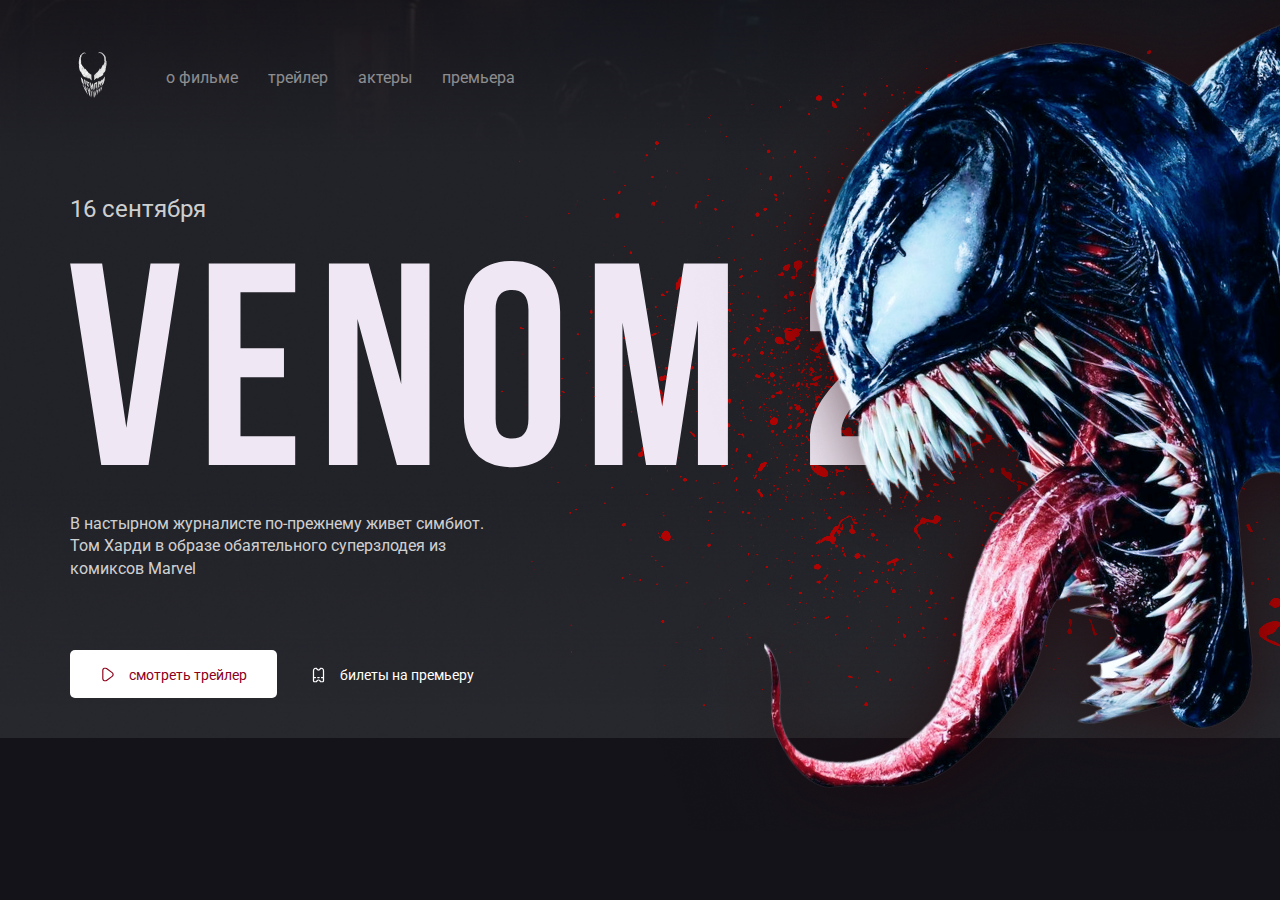
<file: index.html>
<!DOCTYPE html>
<html lang="ru">
<head>
  <meta charset="UTF-8">
  <meta http-equiv="X-UA-Compatible" content="IE=edge">
  <meta name="viewport" content="width=device-width, initial-scale=1.0">
  <title>главная - Venom-2</title>
  <link rel="preconnect" href="https://fonts.gstatic.com">
  <link href="https://fonts.googleapis.com/css2?family=Roboto:wght@400;700&display=swap" rel="stylesheet">
  <link rel="stylesheet" href="css/normalize.css">
  <link rel="stylesheet" href="css/style.css">
</head>
<body class="blood">
  <div class="container">
    <header class="header">
      <a href="#" class="logo-link">
        <img width="46" height="71" src="img/Logo.png" alt="logo: venom" class="logo-image"/>
      </a>
      <nav class="nav">
        <ul class="nav-menu">
          <li class="nav-menu-item">
            <a href="about.html" class="nav-menu-link">о фильме</a>
          </li>
          <li class="nav-menu-item">
            <a href="trailer.html" class="nav-menu-link">трейлер</a>
          </li>
          <li class="nav-menu-item">
            <a href="actors.html" class="nav-menu-link">актеры</a>
          </li>
          <li class="nav-menu-item">
            <a href="premier.html" class="nav-menu-link">премьера</a>
          </li>
        </ul>
      </nav>
    </header>
    <div class="film">
      <div class="film-text">
        <span class="film-date">16 сентября</span>
        <img src="img/venom-2.svg" alt="logo: venom-2" class="film-logo">
        <p class="film-description">В настырном журналисте по-прежнему живет симбиот. Том Харди в образе обаятельного суперзлодея из комиксов Marvel</p>
      </div>
      <!-- /.film-text -->
      <div class="button-group">
        <button class="button button-primary">
          <img width="15" height="15" src="img/play.svg" alt="icon: play" class="button-icon">
          <span class="button-text">смотреть трейлер</span>
        </button>
        <a href="trailer.html" class="button button-link">
          <img width="15" src="img/ticket.svg" alt="icon: ticket" class="button-icon">
          <span class="button-text">билеты на премьеру</span>
        </a>
      </div>
      <!-- /.button-group -->
    </div>
    <!-- /.film --> 
  </div>
   <!-- /.container -->
   <img src="img/venom.png" alt="photo: venom" class="venom"/> 
</body>
</html>
</file>
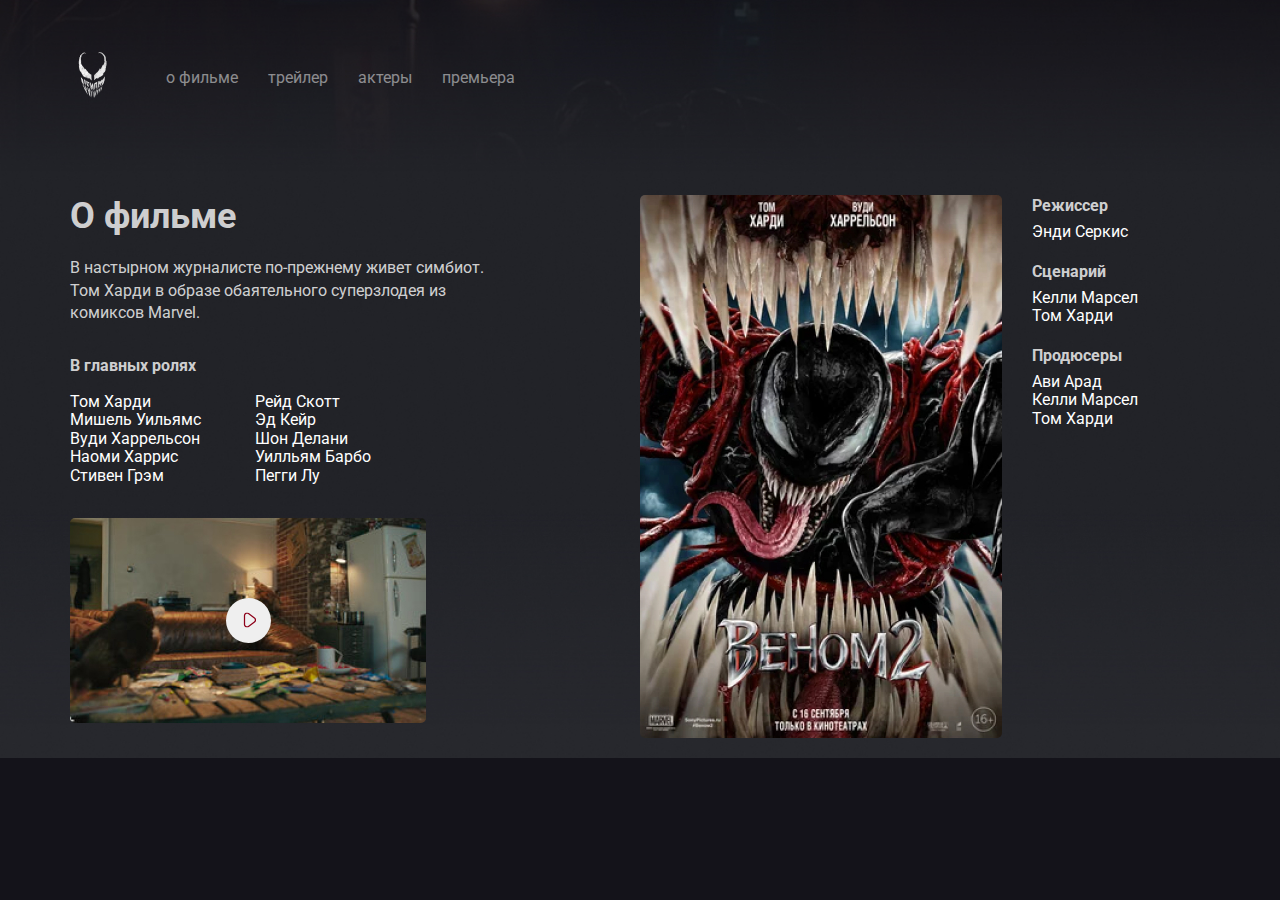
<file: about .html>
<!DOCTYPE html>
<html lang="ru">
<head>
  <meta charset="UTF-8">
  <meta http-equiv="X-UA-Compatible" content="IE=edge">
  <meta name="viewport" content="width=device-width, initial-scale=1.0">
  <title>О фильме - Venom 2</title>
  <link rel="preconnect" href="https://fonts.gstatic.com">
  <link href="https://fonts.googleapis.com/css2?family=Roboto:wght@400;700&display=swap" rel="stylesheet">
  <link rel="stylesheet" href="css/normalize.css">
  <link rel="stylesheet" href="css/style.css">
</head>
<body class="primary-bg">
  <div class="container">
    <header class="header">
      <a href="./index .html" class="logo-link">
        <img width="46" height="71" src="img/Logo.png" alt="logo: venom" class="logo-image"/>
      </a>
      <nav class="nav">
        <ul class="nav-menu">
          <li class="nav-menu-item">
            <a href="about.html" class="nav-menu-link">о фильме</a>
          </li>
          <li class="nav-menu-item">
            <a href="trailer.html" class="nav-menu-link">трейлер</a>
          </li>
          <li class="nav-menu-item">
            <a href="actors.html" class="nav-menu-link">актеры</a>
          </li>
          <li class="nav-menu-item">
            <a href="premier.html" class="nav-menu-link">премьера</a>
          </li>
        </ul>
      </nav>
    </header>
    <div class="content">
      <div class="col">
        <h2 class="content-title">О фильме</h2>
        <p class="content-text">В настырном журналисте по-прежнему живет симбиот. Том Харди в образе обаятельного суперзлодея из комиксов Marvel.</p>
        <h3 class="content-subtitle">В главных ролях</h3>
        <ul class="list column-2">
          <li class="list-item">Том Харди</li>
          <li class="list-item">Мишель Уильямс</li>
          <li class="list-item">Вуди Харрельсон</li>
          <li class="list-item">Наоми Харрис</li>
          <li class="list-item">Стивен Грэм</li>
          <li class="list-item">Рейд Скотт</li>
          <li class="list-item">Эд Кейр</li>
          <li class="list-item">Шон Делани</li>
          <li class="list-item">Уилльям Барбо</li>
          <li class="list-item">Пегги Лу</li>
        </ul>
        <div class="trailer">          
          <button class="play">                       
            <img src="img/play.svg" alt="icon: play" class="play-icon"/>
          </button>
        </div>
        <!-- /.trailer -->
      </div>
      <!-- /.col -->
      <div class="col">
        <div class="poster-wrapper">
          <img src="img/poster.jpg" alt="photo: poster venom-2" class="poster"/>
          <div class="creators">
            <h3 class="content-subtitle">Режиссер</h3>
            <ul class="list">
              <li class="list-item">Энди Серкис</li>            
            </ul>
            <h3 class="content-subtitle">Сценарий</h3>
            <ul class="list">
              <li class="list-item">Келли Марсел</li>
              <li class="list-item">Том Харди</li>       
            </ul>
            <h3 class="content-subtitle">Продюсеры</h3>
            <ul class="list">
              <li class="list-item">Ави Арад</li>
              <li class="list-item">Келли Марсел</li>
              <li class="list-item">Том Харди</li>  
            </ul>
          </div>
        </div>
      </div>
      <!-- /.col -->
    </div>
    <!-- /.content -->
  </div>
   <!-- /.container -->   
</body>
</html>
</file>
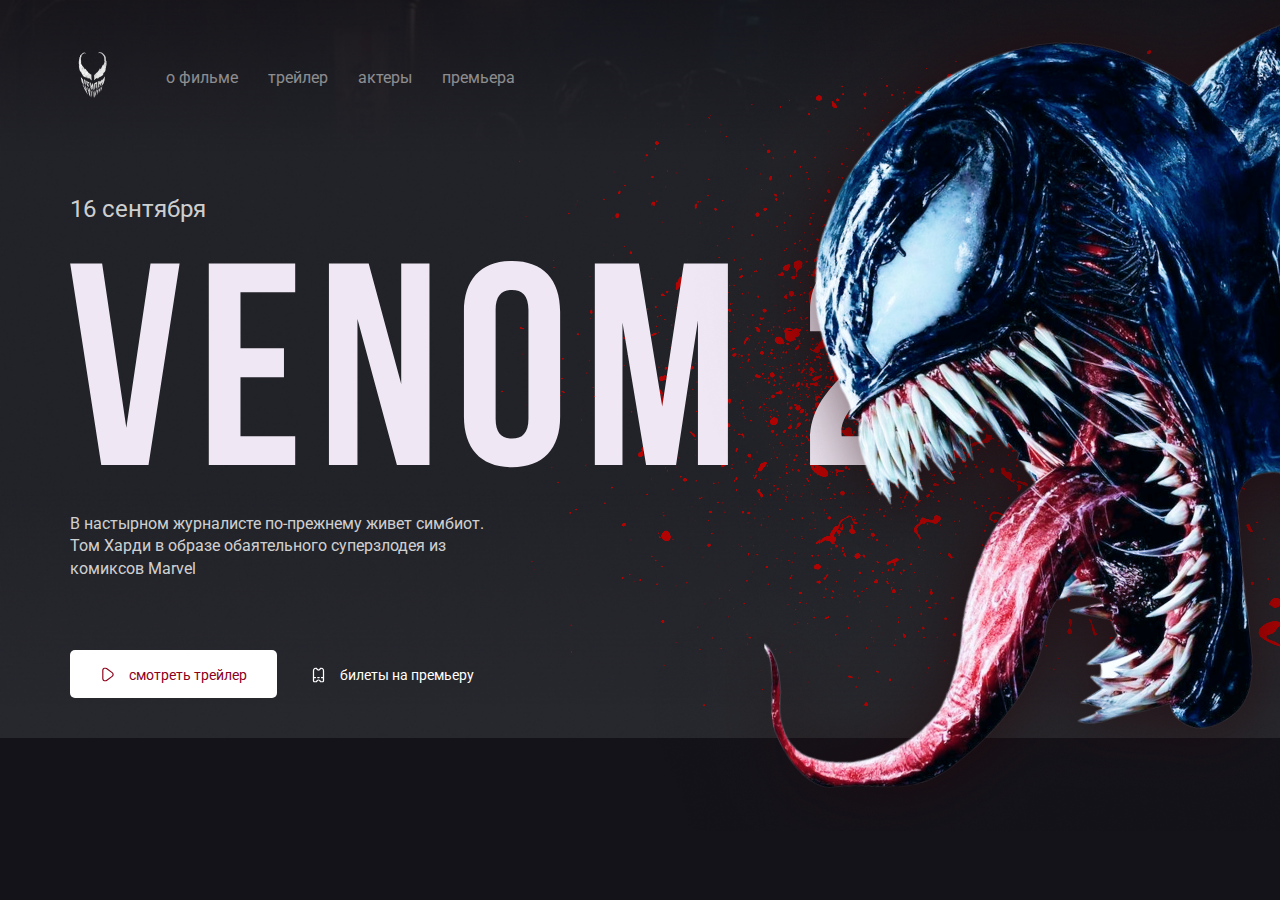
<file: about(2).html>
<!DOCTYPE html>
<html lang="ru">
<head>
  <meta charset="UTF-8">
  <meta http-equiv="X-UA-Compatible" content="IE=edge">
  <meta name="viewport" content="width=device-width, initial-scale=1.0">
  <title>Главная - Venom-2</title>
  <link rel="preconnect" href="https://fonts.gstatic.com">
  <link href="https://fonts.googleapis.com/css2?family=Roboto:wght@400;700&display=swap" rel="stylesheet">
  <link rel="stylesheet" href="css/normalize.css">
  <link rel="stylesheet" href="css/style.css">
</head>
<body class="blood">
  <div class="container">
    <header class="header">
      <a href="#" class="logo-link">
        <img width="46" height="71" src="img/Logo.png" alt="logo: venom" class="logo-image"/>
      </a>
      <nav class="nav">
        <ul class="nav-menu">
          <li class="nav-menu-item">
            <a href="about.html" class="nav-menu-link">о фильме</a>
          </li>
          <li class="nav-menu-item">
            <a href="trailer.html" class="nav-menu-link">трейлер</a>
          </li>
          <li class="nav-menu-item">
            <a href="actors.html" class="nav-menu-link">актеры</a>
          </li>
          <li class="nav-menu-item">
            <a href="premier.html" class="nav-menu-link">премьера</a>
          </li>
        </ul>
      </nav>
    </header>
    <div class="film">
      <div class="film-text">
        <span class="film-date">16 сентября</span>
        <img src="img/venom-2.svg" alt="logo: venom-2" class="film-logo">
        <p class="film-description">В настырном журналисте по-прежнему живет симбиот. Том Харди в образе обаятельного суперзлодея из комиксов Marvel</p>
      </div>
      <!-- /.film-text -->
      <div class="button-group">
        <button class="button button-primary">
          <img width="15" height="15" src="img/play.svg" alt="icon: play" class="button-icon">
          <span class="button-text">смотреть трейлер</span>
        </button>
        <a href="trailer.html" class="button button-link">
          <img width="15" src="img/ticket.svg" alt="icon: ticket" class="button-icon">
          <span class="button-text">билеты на премьеру</span>
        </a>
      </div>
      <!-- /.button-group -->
    </div>
    <!-- /.film --> 
  </div>
   <!-- /.container -->
   <img src="img/venom.png" alt="photo: venom" class="venom"/> 
</body>
</html>
</file>
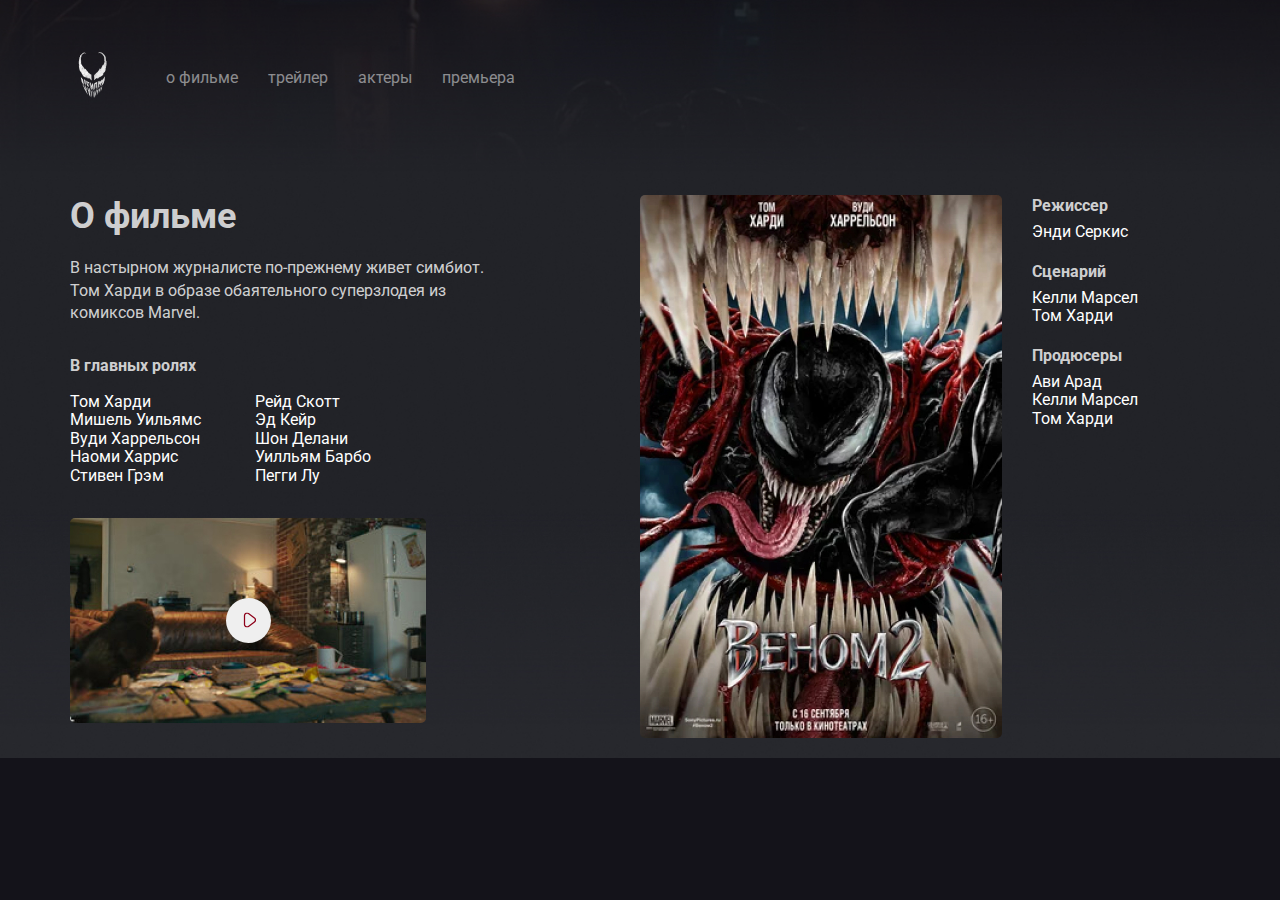
<file: about.html>
<!DOCTYPE html>
<html lang="ru">
<head>
  <meta charset="UTF-8">
  <meta http-equiv="X-UA-Compatible" content="IE=edge">
  <meta name="viewport" content="width=device-width, initial-scale=1.0">
  <title>о фильме - Venom 2</title>
  <link rel="preconnect" href="https://fonts.gstatic.com">
  <link href="https://fonts.googleapis.com/css2?family=Roboto:wght@400;700&display=swap" rel="stylesheet">
  <link rel="stylesheet" href="css/normalize.css">
  <link rel="stylesheet" href="css/style.css">
</head>
<body class="primary-bg">
  <div class="container">
    <header class="header">
      <a href="./index .html" class="logo-link">
        <img width="46" height="71" src="img/Logo.png" alt="logo: venom" class="logo-image"/>
      </a>
      <nav class="nav">
        <ul class="nav-menu">
          <li class="nav-menu-item">
            <a href="about.html" class="nav-menu-link">о фильме</a>
          </li>
          <li class="nav-menu-item">
            <a href="trailer.html" class="nav-menu-link">трейлер</a>
          </li>
          <li class="nav-menu-item">
            <a href="actors.html" class="nav-menu-link">актеры</a>
          </li>
          <li class="nav-menu-item">
            <a href="premier.html" class="nav-menu-link">премьера</a>
          </li>
        </ul>
      </nav>
    </header>
    <div class="content">
      <div class="col">
        <h2 class="content-title">О фильме</h2>
        <p class="content-text">В настырном журналисте по-прежнему живет симбиот. Том Харди в образе обаятельного суперзлодея из комиксов Marvel.</p>
        <h3 class="content-subtitle">В главных ролях</h3>
        <ul class="list column-2">
          <li class="list-item">Том Харди</li>
          <li class="list-item">Мишель Уильямс</li>
          <li class="list-item">Вуди Харрельсон</li>
          <li class="list-item">Наоми Харрис</li>
          <li class="list-item">Стивен Грэм</li>
          <li class="list-item">Рейд Скотт</li>
          <li class="list-item">Эд Кейр</li>
          <li class="list-item">Шон Делани</li>
          <li class="list-item">Уилльям Барбо</li>
          <li class="list-item">Пегги Лу</li>
        </ul>
        <div class="trailer">          
          <button class="play">                       
            <img src="img/play.svg" alt="icon: play" class="play-icon"/>
          </button>
        </div>
        <!-- /.trailer -->
      </div>
      <!-- /.col -->
      <div class="col">
        <div class="poster-wrapper">
          <img src="img/poster.jpg" alt="photo: poster venom-2" class="poster"/>
          <div class="creators">
            <h3 class="content-subtitle">Режиссер</h3>
            <ul class="list">
              <li class="list-item">Энди Серкис</li>            
            </ul>
            <h3 class="content-subtitle">Сценарий</h3>
            <ul class="list">
              <li class="list-item">Келли Марсел</li>
              <li class="list-item">Том Харди</li>       
            </ul>
            <h3 class="content-subtitle">Продюсеры</h3>
            <ul class="list">
              <li class="list-item">Ави Арад</li>
              <li class="list-item">Келли Марсел</li>
              <li class="list-item">Том Харди</li>  
            </ul>
          </div>
        </div>
      </div>
      <!-- /.col -->
    </div>
    <!-- /.content -->
  </div>
   <!-- /.container -->   
</body>
</html>
</file>
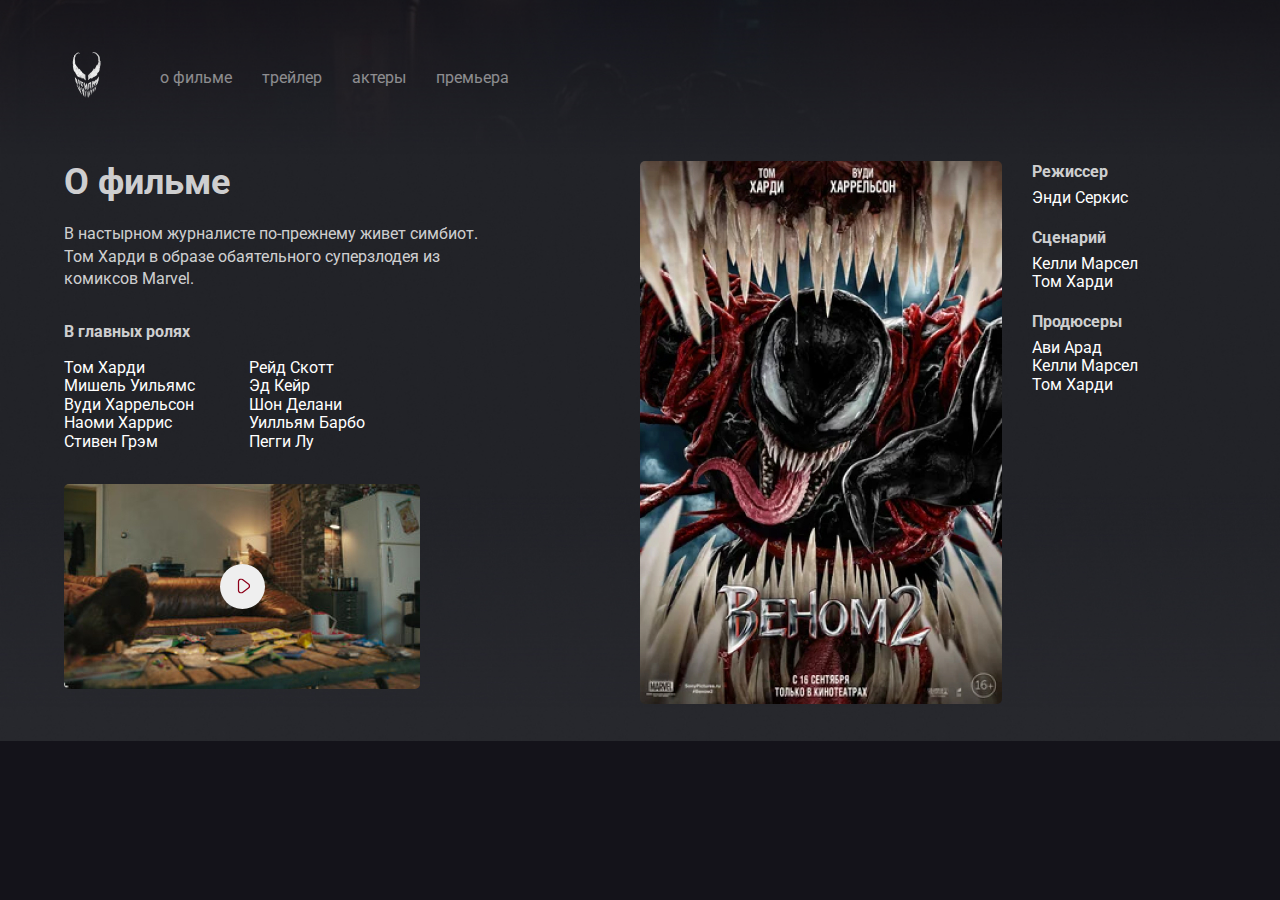
<file: Project 3/about.html>
<!DOCTYPE html>
<html lang="ru">
<head>
  <meta charset="UTF-8">
  <meta http-equiv="X-UA-Compatible" content="IE=edge">
  <meta name="viewport" content="width=device-width, initial-scale=1.0">
  <title>о фильме - Venom 2</title>
  <link rel="preconnect" href="https://fonts.gstatic.com">
  <link href="https://fonts.googleapis.com/css2?family=Roboto:wght@400;700&display=swap" rel="stylesheet">
  <link rel="stylesheet" href="css/normalize.css">
  <link rel="stylesheet" href="css/style.css">
</head>
<body class="primary-bg">
  <div class="container">
    <header class="header">
      <a href="./index .html" class="logo-link">
        <img width="46" height="71" src="img/Logo.png" alt="logo: venom" class="logo-image"/>
      </a>
      <nav class="nav">
        <button class="menu-button">
          <span class="menu-button-text">меню</span>
          <img src="img/menu.svg" alt="icon: burger menu" class="menu-button-icon">
        </button>
        <button class="menu-close">
          <span class="menu-close-text">закрыть</span>
          <img src="img/arrow.svg" alt="icon: arrow right" class="menu-close-icon">
        </button>
        <ul class="nav-menu">
          <li class="nav-menu-item">
            <a href="about.html" class="nav-menu-link">о фильме</a>
          </li>
          <li class="nav-menu-item">
            <a href="trailer.html" class="nav-menu-link">трейлер</a>
          </li>
          <li class="nav-menu-item">
            <a href="actors.html" class="nav-menu-link">актеры</a>
          </li>
          <li class="nav-menu-item">
            <a href="premier.html" class="nav-menu-link">премьера</a>
          </li>
        </ul>
      </nav>
    </header>
    <div class="content">
      <div class="col">
        <h2 class="content-title">О фильме</h2>
        <p class="content-text">В настырном журналисте по-прежнему живет симбиот. Том Харди в образе обаятельного суперзлодея из комиксов Marvel.</p>
        <h3 class="content-subtitle">В главных ролях</h3>
        <ul class="list column-2">
          <li class="list-item">Том Харди</li>
          <li class="list-item">Мишель Уильямс</li>
          <li class="list-item">Вуди Харрельсон</li>
          <li class="list-item">Наоми Харрис</li>
          <li class="list-item">Стивен Грэм</li>
          <li class="list-item">Рейд Скотт</li>
          <li class="list-item">Эд Кейр</li>
          <li class="list-item">Шон Делани</li>
          <li class="list-item">Уилльям Барбо</li>
          <li class="list-item">Пегги Лу</li>
        </ul>
        <div class="trailer">          
          <button class="play">                       
            <img src="img/play.svg" alt="icon: play" class="play-icon"/>
          </button>
        </div>
        <!-- /.trailer -->
      </div>
      <!-- /.col -->
      <div class="col">
        <div class="poster-wrapper">
          <img src="img/poster.jpg" alt="photo: poster venom-2" class="poster"/>
          <div class="creators">
            <h3 class="content-subtitle">Режиссер</h3>
            <ul class="list">
              <li class="list-item">Энди Серкис</li>            
            </ul>
            <h3 class="content-subtitle">Сценарий</h3>
            <ul class="list">
              <li class="list-item">Келли Марсел</li>
              <li class="list-item">Том Харди</li>       
            </ul>
            <h3 class="content-subtitle">Продюсеры</h3>
            <ul class="list">
              <li class="list-item">Ави Арад</li>
              <li class="list-item">Келли Марсел</li>
              <li class="list-item">Том Харди</li>  
            </ul>
          </div>
        </div>
      </div>
      <!-- /.col -->
    </div>
    <!-- /.content -->
  </div>
   <!-- /.container --> 
   <script src="js/main.js"></script>  
</body>
</html>
</file>
<file: css/style.css>
body {
  background-color: #14131a;
  
  color: #fff;
  font-family: "Roboto", sans-serif;
 }
.container {
  max-width: 1140px;
  margin: auto;
}
.header {
  display: flex;
  align-items: center;
  padding-top: 40px; 
  margin-bottom: 80px;
}
.logo-link {
  display: inline-block;
  margin-right: 50px;
}
.nav-menu {
  margin: 0;
  padding: 0;
  list-style: none;
  display: flex;
}
.nav-menu-item {
  margin-right: 30px;
}
.nav-menu-link {
  text-decoration: none;
  color: rgba(255, 255, 255, 0.5);
}
.film-date {
  display: block;
  font-size: 24px;
  line-height: 28px;
  margin-bottom: 38px;
  color: rgba(255, 255, 255, 0.8);
}
.film-description {
  margin-top: 40px;
  max-width: 423px;
  font-size: 16px;
  line-height: 140%;
  color: rgba(255, 255, 255, 0.8); 
}
.button {
  padding: 15px 30px;
  border: none;
  border-radius: 5px;
  text-decoration: none;
  cursor: pointer;
}
.button-text, .button-icon {
  display: inline-block;
  vertical-align: middle;  
}
.button-text {
  font-size: 14px;
  line-height: 16px;
  margin-left: 10px;
}
.button-primary {
  color: #8d0019;
  background-color: #fff;
}
.button-link {
  color: #fff;
}
.button-group {
  margin-top: 70px;
}
.venom {
  position: absolute;
  top: 0;
  right: 0;
}
.blood {
  background: url("../img/blood.png") no-repeat top right,
  #14131a url("../img/background.jpg") 
  no-repeat center center / 100%;
 }
 .primary-bg {
  background: #14131a url("../img/background.jpg") 
  no-repeat center center / 100%;
 }
.content {
  display: flex;
}
.col {  
  flex-basis: 50%;  
}
.content-title {
  font-weight: bold;
  font-size: 36px;
  line-height: 42px;
  color: rgba(255, 255, 255, 0.8);
  margin-bottom: 20px;
  margin-top: 0;
}
.content-subtitle {
  font-size: 16px;
  line-height: 140%;
  color: rgba(255, 255, 255, 0.8);
  margin-bottom: 15px;
  margin-top: 0;
}
.content-text {
  font-size: 16px;
  line-height: 140%;
  color: rgba(255, 255, 255, 0.8);
  max-width: 423px;
  margin-bottom: 30px;
}
.content .list {
  list-style-type: none;
  padding: 0;
}
.list-item {
  line-height: 1,5;
}
.column-2 {
  -webkit-column-count: 2;
  -moz-column-count: 2;
  column-count: 2;
  -webkit-column-gap: 20px;
  -moz-column-gap: 20px;
  column-gap: 20px;
  max-width: 350px;
  margin-bottom: 33px;
}
.content .trailer {
  width: 356px;
  height: 205px;
  background: url('../img/trailer-cover.jpg') no-repeat center / contain;
  border-radius: 5px;
  display: flex;
  align-items: center;
  justify-content: center;
  margin-top: 30px;
}
.trailer .play {
  width: 45px;
  height: 45px;
  border-radius: 50%;
  border: none;
  cursor: pointer;
}
.trailer .play-icon {
  transform: translate(1px, 2px);
}
.poster-wrapper {
  display: flex;
  align-items: flex-start;
}
.poster {
  width: 362px;
  border-radius: 5px;
  margin-right: 30px;
}
.poster-wrapper .content-subtitle {
  margin-bottom: 5px;
}  
.poster-wrapper .content-text {
  
}
.poster-wrapper .list {
  margin: 0;
  margin-bottom: 20px;
}
</file>
<file: Project 3/css/style.css>
body {
  background-color: #14131a;  
  color: #fff;
  font-family: "Roboto", sans-serif;
 }
 img {
   max-width: 100%;
 }
.container {
  /*max-width: 1140px;*/
  width: 90%;
  margin: auto;
}
.venom {
  position: absolute;
  top: 0;
  right: 0;
  max-width: 728px;
  width: 50%;
}
.header {
  display: flex;
  align-items: center;
  padding-top: 40px; 
  margin-bottom: 80px;
}
.logo-link {
  display: inline-block;
  margin-right: 50px;
}
.nav-menu {
  margin: 0;
  padding: 0;
  list-style: none;
  display: flex;
}
.nav-menu-item {
  margin-right: 30px;
}
.nav-menu-link {
  text-decoration: none;
  color: rgba(255, 255, 255, 0.5);
}
.film-date {
  display: block;
  font-size: 24px;
  line-height: 28px;
  margin-bottom: 2%;
  color: rgba(255, 255, 255, 0.8);
}
.film-description {
  margin-top: 3%;
  max-width: 423px;
  font-size: 16px;
  line-height: 140%;
  color: rgba(255, 255, 255, 0.8); 
} 
.film-logo {
  width: 70%; 
}
.button {
  padding: 15px 30px;
  border: none;
  border-radius: 5px;
  text-decoration: none;
  cursor: pointer;
}
.button-text, .button-icon {
  display: inline-block;
  vertical-align: middle;  
}
.button-text {
  font-size: 14px;
  line-height: 16px;
  margin-left: 10px;
}
.button-primary {
  color: #8d0019;
  background-color: #fff;
}
.button-link {
  color: #fff;
}
.button-group {
  margin-top: 5%;
}

.blood {
  background: url("../img/blood.png") no-repeat top right / 70%,
  #14131a url("../img/background.jpg") 
  no-repeat center center / 100%;
 }
 .primary-bg {
  background: #14131a url("../img/background.jpg") 
  no-repeat center center / 100%;
 }
.content {
  display: flex;
}
.col {  
  flex-basis: 50%;  
}
.content-title {
  font-weight: bold;
  font-size: 36px;
  line-height: 42px;
  color: rgba(255, 255, 255, 0.8);
  margin-bottom: 20px;
  margin-top: 0;
}
.content-subtitle {
  font-size: 16px;
  line-height: 140%;
  color: rgba(255, 255, 255, 0.8);
  margin-bottom: 15px;
  margin-top: 0;
}
.content-text {
  font-size: 16px;
  line-height: 140%;
  color: rgba(255, 255, 255, 0.8);
  max-width: 423px;
  margin-bottom: 30px;
}
.content .list {
  list-style-type: none;
  padding: 0;
}
.list-item {
  line-height: 1,5;
}
.column-2 {
  -webkit-column-count: 2;
  -moz-column-count: 2;
  column-count: 2;
  -webkit-column-gap: 20px;
  -moz-column-gap: 20px;
  column-gap: 20px;
  max-width: 350px;
  margin-bottom: 33px;
}
.content .trailer {
  width: 356px;
  height: 205px;
  background: url('../img/trailer-cover.jpg') no-repeat center / contain;
  border-radius: 5px;
  display: flex;
  align-items: center;
  justify-content: center;
  margin-top: 30px;
}
.trailer .play {
  width: 45px;
  height: 45px;
  border-radius: 50%;
  border: none;
  cursor: pointer;
}
.trailer .play-icon {
  transform: translate(1px, 2px);
}
.poster-wrapper {
  display: flex;
  align-items: flex-start;
}
.poster {
  width: 362px;
  border-radius: 5px;
  margin-right: 30px;
}
.poster-wrapper .content-subtitle {
  margin-bottom: 5px;
}  
.poster-wrapper .content-text {
  
}
.poster-wrapper .list {
  margin: 0;
  margin-bottom: 20px;
}
.menu-button {
  display: none;
}
.menu-close {
  display: none;
}
@media (max-width: 1024px) {
  .content {
    flex-direction: column;
    padding-bottom: 5%;
  }
  .col {
    margin-bottom: 5%;
  }
}
  .header {
    margin-bottom: 4%;
  }
  .film {
    margin-top: 20%;
  }
@media (max-width: 768px) {
  .blood {
    background: #14131a;
  }
  .venom {
    top: 20%;
  }
}
@media (max-width: 576px) {
  .venom {
    top: 20%;
    width: 30%;
  }
  .nav-menu {
    position: fixed;
    left: 0;
    top: 0;
    z-index: 9;
    width: 100%;
    height: 100%;
    background-color:#fff;
    justify-content: center;
    align-items: center;
    flex-direction: column;
    transform: translateX(100%);
    transition: transform 0,2s;
  }
  .nav-menu-item {
    margin-bottom: 2%;
    margin-top: 2%;
    margin-right: 0; 
  } 
  .menu-close {
    position: fixed;
    opacity: 0;
    right: 25px;
    top: 65px;
    display: flex;
    align-items: center;
    z-index: 10;
    border: none;
    background-color: #fff;
    cursor: pointer;
    transform: translateX(300%);
    transition: transform 0,2s;
    transition-delay: 0,2s;
  }
  .is-active {
    transform: translateX(0%);
    opacity: 1;
  }
  .menu-close-text {
    margin-right: 10px;
  }
  .nav-menu-link {
    color: #14131a;   
  }
  .nav {
    margin-left: auto;
  }
  .menu-button {
    display: flex;
    align-items: center;
    justify-content: center;
    padding: 10px;
    border: none;
    background-color: #14131a;
    cursor: pointer;
    color: #fff;    
  }
  .menu-button-text {
    margin-right: 10px;
  }
  .button-group {
    display: flex;
    align-items: center;
    justify-content: center;
    flex-direction: column;
  }
  .film-text {
    text-align: center;
  }
  .poster-wrapper {
    flex-direction: column;
  }
  .poster {
    margin-bottom: 4%;
  }
  .content .trailer {
    min-width: 350px;
    width: 100%;
  }
  .poster {
    margin-right: 0;
    width: 100%;
    max-width: 350%;
  }
  .column-2 {
    column-count: 1;
  }
}
</file>
